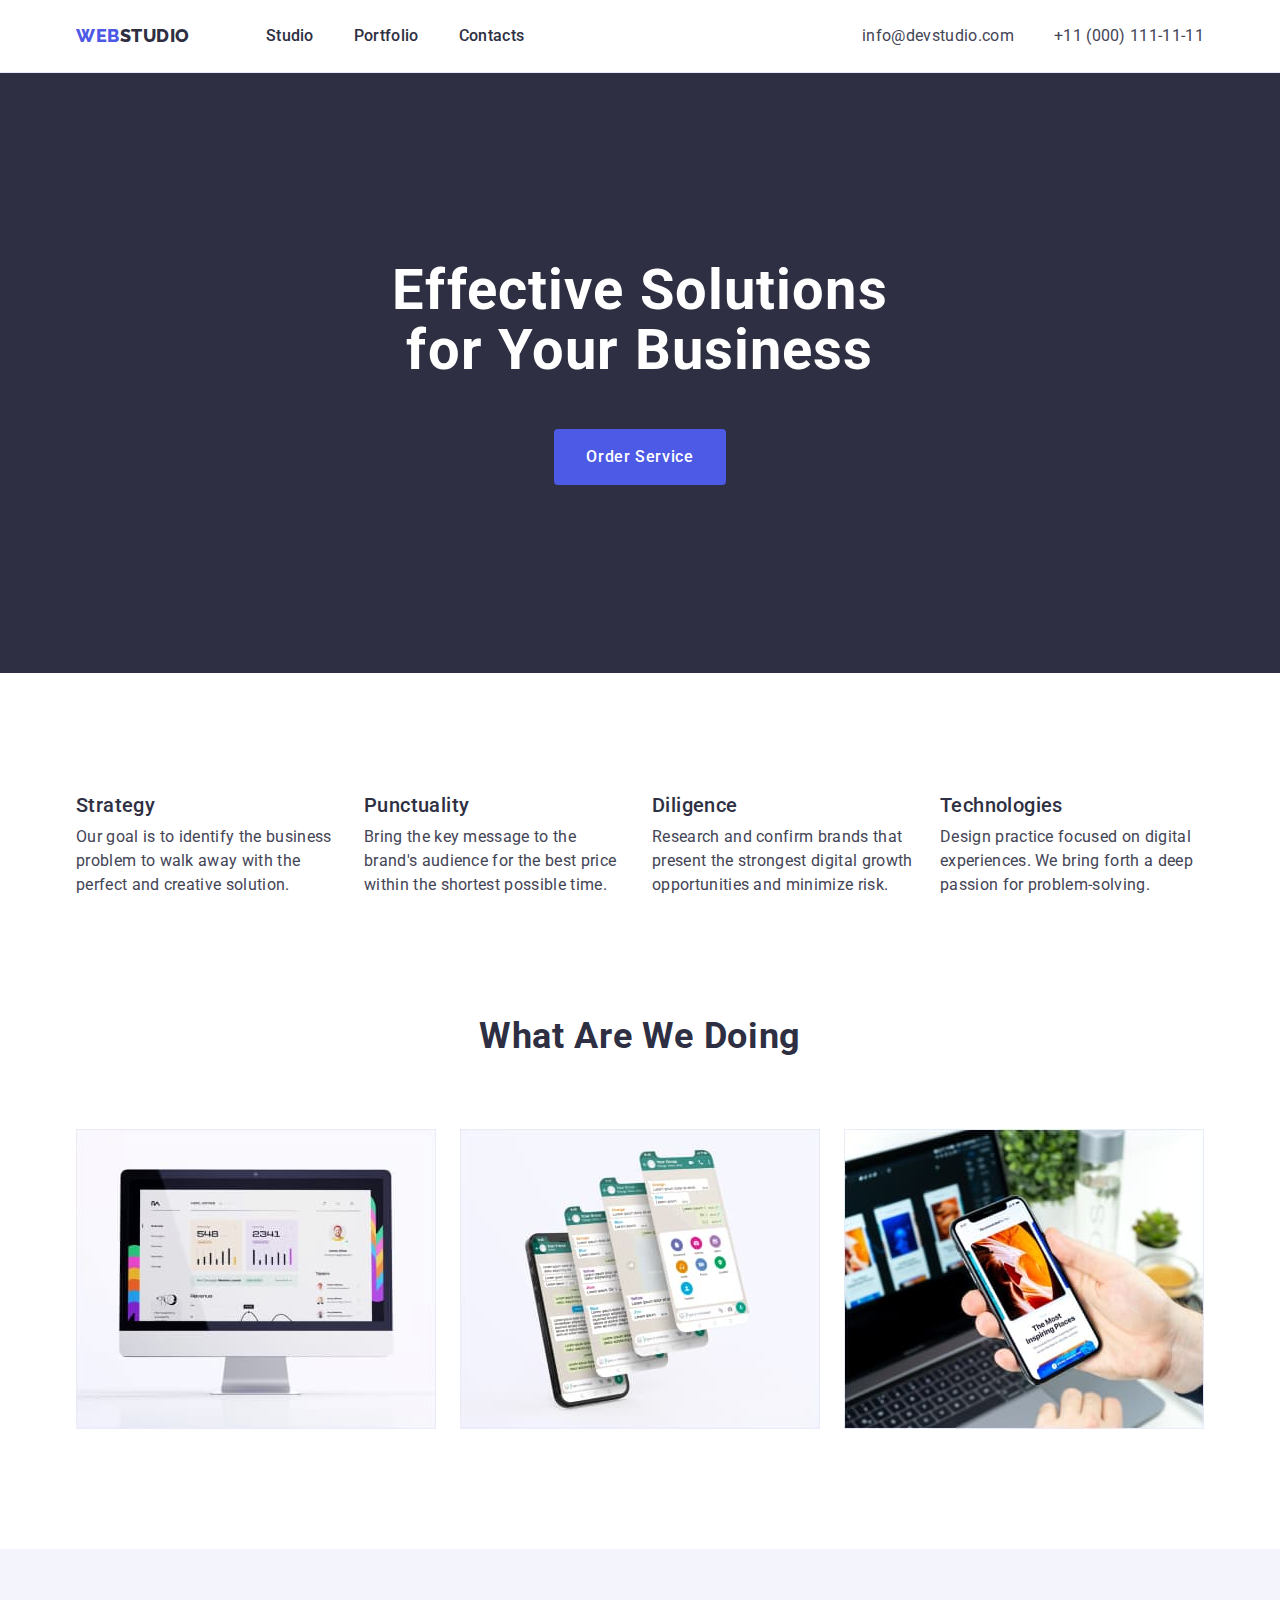
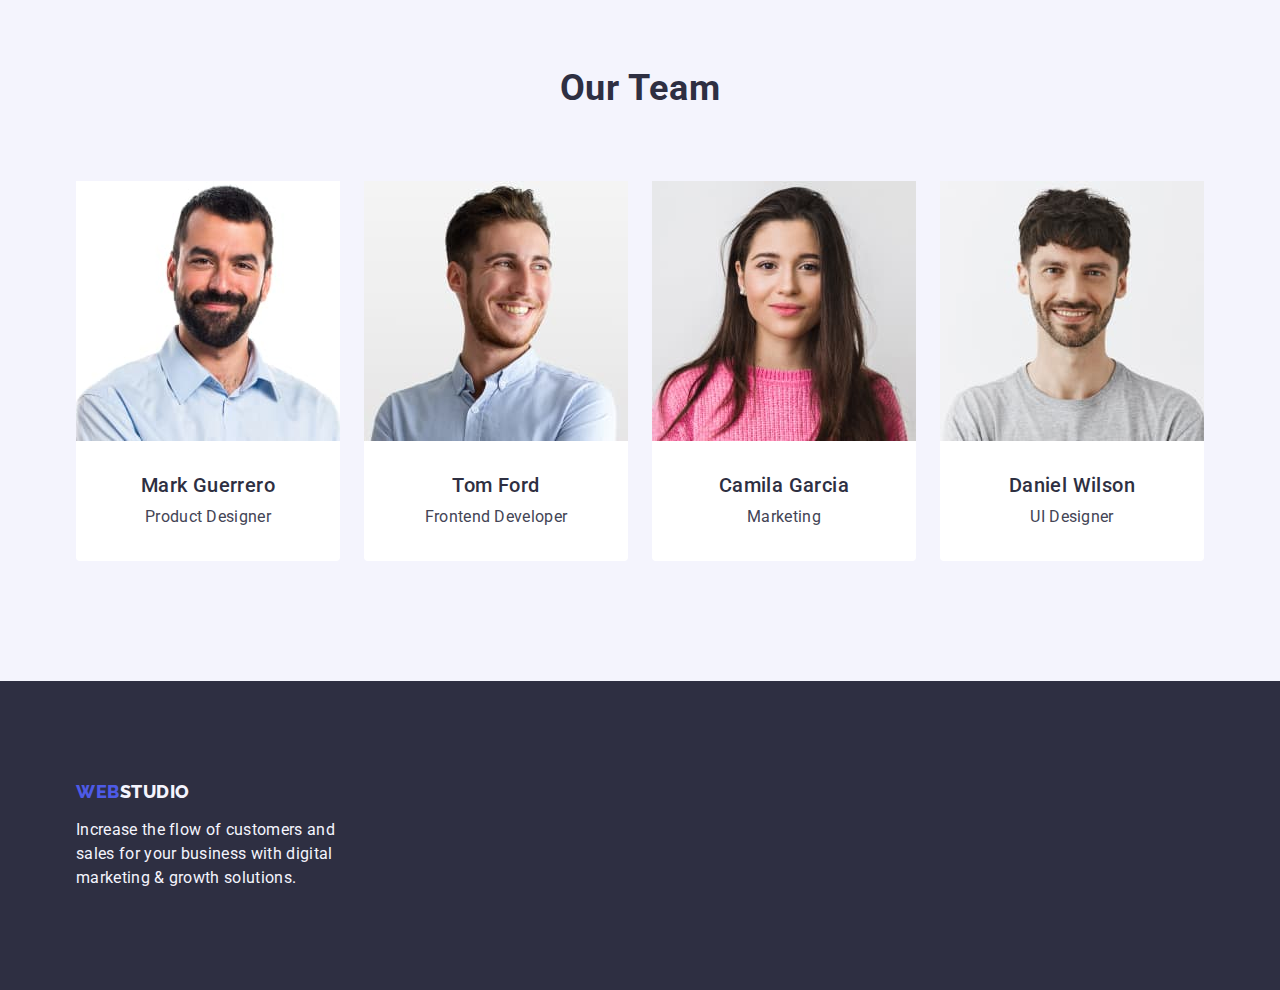
<file: index.html>
<!DOCTYPE html>
<html lang="en">
<head>
    <meta charset="UTF-8">
    <meta http-equiv="X-UA-Compatible" content="IE=edge">
    <meta name="markup-goit-homework-02" content="markup-goit-homework-02">

    <!-- fonts -->
    <link rel="preconnect" href="https://fonts.googleapis.com">
    <link rel="preconnect" href="https://fonts.gstatic.com" crossorigin>
    <link href="https://fonts.googleapis.com/css2?family=Raleway:wght@800&family=Roboto:wght@400;500;700;900&display=swap"
    rel="stylesheet">
    
    <link rel="stylesheet" href="https://cdn.jsdelivr.net/npm/modern-normalize@1.1.0/modern-normalize.min.css">
    <link rel="stylesheet" href="./css/styles.css">   
    <title>Web Studio</title>
</head>
<body>
    <!-- Header -->
    <header class="head">
        <!-- Navigation -->
        <div class="nav-style container">
            <nav class="menu">
                <!-- Logo -->
                <a class="logo link" href="./index.html">Web<span class="logo-accent-color">Studio</span></a>
                <!-- Navigace -->
                <ul class="menu-list list">
                    <li>
                        <a class="list-style link" href="./index.html">Studio</a>
                    </li>
                    <li>
                        <a class="list-style link" href="./portfolio.html">Portfolio</a>
                    </li>
                    <li>
                        <a class="list-style link" href="">Contacts</a>
                    </li>
                </ul>
            </nav>

            <!-- Contacts -->
            <address class="contact-style">
                <ul class="address list">
                    <li>
                        <a class="contact-link link" href="mailto:info@devstudio.com">info@devstudio.com</a>
                    </li>
                    <li>
                        <a class="contact-link link" href="tel:+110001111111">+11 (000) 111-11-11</a>
                    </li>
                </ul>
            </address>
        </div>
        
    </header>
   
    <!-- Main content -->
    <main>
        <!-- h1+button-->
        <section class="main-screen">
            <div class="container">
                <h1 class="title-style">Effective Solutions for Your Business</h1>
                <button class="order-button" type="button">Order Service</button>
            </div>
        </section>


        <!-- Benefits -->
        <section class="benefits-root">
            <div class="container">
                <h2 class="visually-hidden">Empty header</h2>
                <ul class="benefit-list list">
                    <li class="benefit-item">
                        <h3 class="benefits-title">Strategy</h3>
                        <p class="paragraph-style">
                            Our goal is to identify the business problem to walk away with the perfect and creative solution.
                        </p>
                    </li>
                    <li class="benefit-item">
                        <h3 class="benefits-title">Punctuality</h3>
                        <p class="paragraph-style">
                            Bring the key message to the brand's audience for the best price within the shortest possible time.
                        </p>
                    </li>
                    <li class="benefit-item">
                        <h3 class="benefits-title">Diligence</h3>
                        <p class="paragraph-style">
                            Research and confirm brands that present the strongest digital growth opportunities and minimize risk.
                        </p>
                    </li>
                    <li class="benefit-item">
                        <h3 class="benefits-title">Technologies</h3>
                        <p class="paragraph-style">
                            Design practice focused on digital experiences. We bring forth a deep passion for problem-solving.
                        </p>
                    </li>
                </ul>
            </div>
        </section>

        <!-- About us pictures -->
        <section class="list about-us-root">
            <div class="container">
                <h2 class="about-us-style">What are we doing</h2>
                <ul class="image-item list">
                    <li class="sect-3-pic list">
                        <img src="./images/about-us-pics/Rectangle711.jpg" alt="Personal computer" width="360" height="300">
                    </li>
                    <li class="sect-3-pic list">
                        <img src="./images/about-us-pics/img21.jpg" alt="Handy screens" width="360" height="300">
                    </li>
                    <li class="sect-3-pic list">
                        <img src="./images/about-us-pics/img31.jpg" alt="Handy and PC" width="360" height="300">
                    </li>
                </ul>
            </div>
            
        </section>

        <!-- Team -->
        <section class="cloud-bg">
            <div class="container">
                <h2 class="team-style">Our Team</h2>
                    <ul class="team-item list">
                        <li class="member-card">
                            <img src="./images/team/img1.jpg" alt="Team member 1" width="264" height="260">
                            <div class="card-content">
                                <h3 class="title-card">Mark Guerrero</h3>
                                <p class="position-card">Product Designer</p>
                            </div>
                        </li>
                        <li class="member-card">
                            <img src="./images/team/img11.jpg" alt="Team member 2" width="264" height="260">
                            <div class="card-content">
                                <h3 class="title-card">Tom Ford</h3>
                                <p class="position-card">Frontend Developer</p>
                            </div>
                            
                        </li>
                        <li class="member-card">
                            <img src="./images/team/img21.jpg" alt="Team member 3" width="264" height="260">
                            <div class="card-content">
                                <h3 class="title-card">Camila Garcia</h3>
                                <p class="position-card">Marketing</p>
                            </div>
                            
                        </li>
                        <li class="member-card">
                            <img src="./images/team/img31.jpg" alt="Team member 4" width="264" height="260">
                            <div class="card-content">
                                <h3 class="title-card">Daniel Wilson</h3>
                                <p class="position-card">UI Designer</p>
                            </div>
                            
                        </li>
                    </ul>
          </div>
            
        </section>
    </main>

    <!-- Footer -->
    <footer class="footer">
        <div class="container">
            <a class="footer-logo logo link" href="./index.html">Web<span class="footer-accent-color">Studio</span></a>
            <p class="footer-text">Increase the flow of customers and sales for your business with digital marketing & growth
                solutions.</p>
        </div>
    </footer>

</body>
</html>
</file>
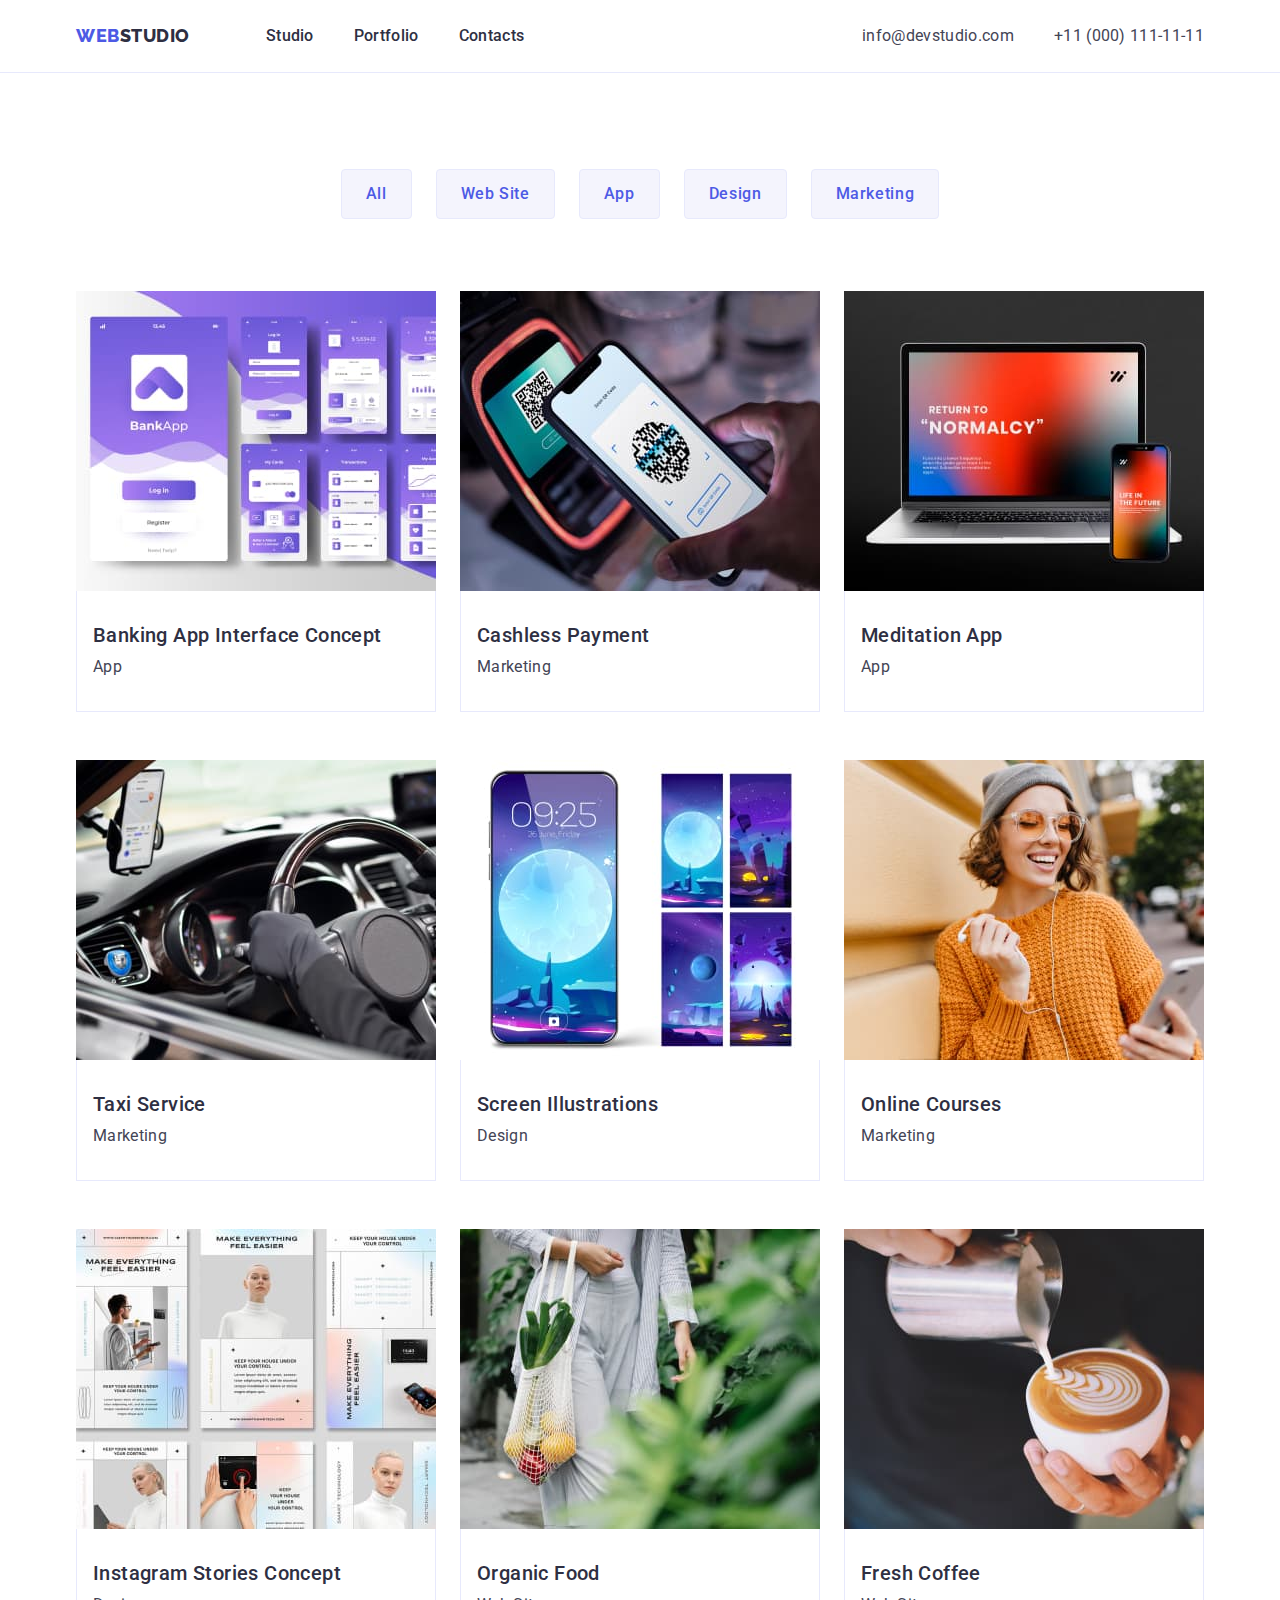
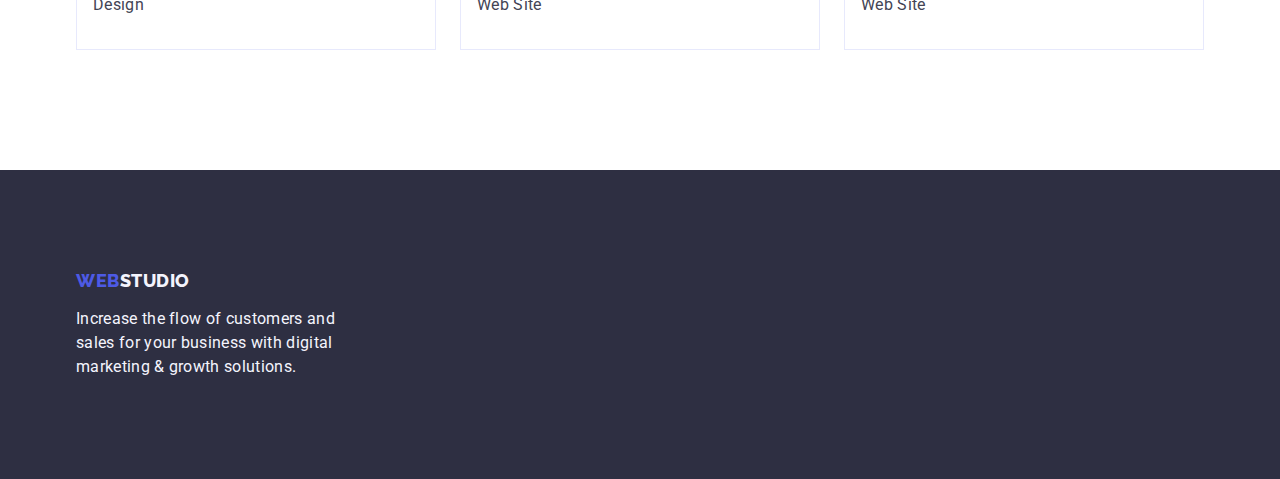
<file: portfolio.html>
<!DOCTYPE html>
<html lang="en">
<head>
    <meta charset="UTF-8">
    <meta http-equiv="X-UA-Compatible" content="IE=edge">
    <meta name="markup-goit-homework-03" content="markup-goit-homework-03">

    <!-- fonts -->
    <link rel="preconnect" href="https://fonts.googleapis.com">
    <link rel="preconnect" href="https://fonts.gstatic.com" crossorigin>
    <link href="https://fonts.googleapis.com/css2?family=Raleway:wght@800&family=Roboto:wght@400;500;700;900&display=swap"
        rel="stylesheet">

    <link rel="stylesheet" href="https://cdn.jsdelivr.net/npm/modern-normalize@1.1.0/modern-normalize.min.css">
    <link rel="stylesheet" href="./css/styles.css">
    <title>Web Studio</title>
</head>
<body>
<!-- Header -->
<header class="head">
    <!-- Navigation -->
    <div class="nav-style container">
        <nav class="menu">
            <!-- Logo -->
            <a class="logo link" href="./index.html">Web<span class="logo-accent-color">Studio</span></a>
            <!-- Navigace -->
            <ul class="menu-list list">
                <li>
                    <a class="list-style link" href="./index.html">Studio</a>
                </li>
                <li>
                    <a class="list-style link" href="./portfolio.html">Portfolio</a>
                </li>
                <li>
                    <a class="list-style link" href="">Contacts</a>
                </li>
            </ul>
        </nav>

        <!-- Contacts -->
        <address class="contact-style">
            <ul class="address list">
                <li>
                    <a class="contact-link link" href="mailto:info@devstudio.com">info@devstudio.com</a>
                </li>
                <li>
                    <a class="contact-link link" href="tel:+110001111111">+11 (000) 111-11-11</a>
                </li>
            </ul>
        </address>
    </div>

</header>
    <main>
        <section class="portfolio-root">
            <div class="container">
                <h1 class="visually-hidden">Empty header</h1>
                <ul class="button-row list">
                    <li>
                        <button class="filter-button-style" type="button">All</button>
                    </li>
                    <li>
                        <button class="filter-button-style" type="button">Web Site</button>
                    </li>
                    <li>
                        <button class="filter-button-style" type="button">App</button>
                    </li>
                    <li>
                        <button class="filter-button-style" type="button">Design</button>
                    </li>
                    <li>
                        <button class="filter-button-style" type="button">Marketing</button>
                    </li>
                </ul>
                
                <ul class="portfolio-list list">
                    <li class="portfolio-item">
                        <a class="link" href="">
                            <img src="./images/img/projectcard1.jpg" alt="progect-card-1" width="360" height="300">
                            <div class="project-card-content">
                                <h2 class="project-card-header">Banking App Interface Concept</h2>
                                <p class="project-card-other">App</p>
                            </div>
                            
                        </a>
                    </li>
                    <li class="portfolio-item">
                        <a class="link" href="">
                            <img src="./images/img/projectcard2.jpg" alt="progect-card-2" width="360" height="300">
                            <div class="project-card-content">
                                <h2 class="project-card-header">Cashless Payment</h2>
                                <p class="project-card-other">Marketing</p>
                            </div>
                            
                        </a>
                    </li>
                    <li class="portfolio-item">
                        <a class="link" href="">
                            <img src="./images/img/projectcard3.jpg" alt="progect-card-3" width="360" height="300">
                            <div class="project-card-content">
                                <h2 class="project-card-header">Meditation App</h2>
                                <p class="project-card-other">App</p>
                            </div>
                            
                        </a>
                    </li>
                    <li class="portfolio-item">
                        <a class="link" href="">
                            <img src="./images/img/projectcard4.jpg" alt="progect-card-4" width="360" height="300">
                            <div class="project-card-content">
                                <h2 class="project-card-header">Taxi Service</h2>
                                <p class="project-card-other">Marketing</p>
                            </div>
                            
                        </a>
                    </li>
                    <li class="portfolio-item">
                        <a class="link" href="">
                            <img src="./images/img/projectcard5.jpg" alt="progect-card-5" width="360" height="300">
                            <div class="project-card-content">
                                <h2 class="project-card-header">Screen Illustrations</h2>
                                <p class="project-card-other">Design</p>
                            </div>
                            
                        </a>
                    </li>
                    <li class="portfolio-item">
                        <a class="link" href="">
                            <img src="./images/img/projectcard6.jpg" alt="progect-card-6" width="360" height="300">
                            <div class="project-card-content">
                                <h2 class="project-card-header">Online Courses</h2>
                                <p class="project-card-other">Marketing</p>
                            </div>
                            
                        </a>
                    </li>
                    <li class="portfolio-item">
                        <a class="link" href="">
                            <img src="./images/img/projectcard7.jpg" alt="progect-card-7" width="360" height="300">
                            <div class="project-card-content">
                                <h2 class="project-card-header">Instagram Stories Concept</h2>
                                <p class="project-card-other">Design</p>
                            </div>
                            
                        </a>
                    </li>
                    <li class="portfolio-item">
                        <a class="link" href="">
                            <img src="./images/img/projectcard8.jpg" alt="progect-card-8" width="360" height="300">
                            <div class="project-card-content">
                                <h2 class="project-card-header">Organic Food</h2>
                                <p class="project-card-other">Web Site</p>
                            </div>
                            
                        </a>
                    </li>
                    <li class="portfolio-item">
                        <a class="link" href="">
                            <img src="./images/img/projectcard9.jpg" alt="progect-card-9" width="360" height="300">
                            <div class="project-card-content">
                                <h2 class="project-card-header">Fresh Coffee</h2>
                                <p class="project-card-other">Web Site</p>
                            </div>
                            
                        </a>
                    </li>
                </ul>
            </div>
        </section>
    </main>

    <!-- Footer -->
    <footer class="footer">
        <div class="container">
            <a class="footer-logo logo link" href="./index.html">Web<span class="footer-accent-color">Studio</span></a>
            <p class="footer-text">Increase the flow of customers and sales for your business with digital marketing &
                growth
                solutions.</p>
        </div>
    </footer>
    
</body>
</html>
</file>
<file: css/styles.css>
:root{
    --primary-font: 'Roboto', sans-serif;
    --secondary-font: "Raleway", sans-serif;
}

body{
    font-family: var(--primary-font);
    color: #434455;
    background-color: #FFFFFF;   
}

p, h1, h2, h3, h4, h5, h6{
    margin-top: 0;
    margin-bottom: 0;
}

ul, ol{
    margin-top: 0;
    margin-bottom: 0;
    padding-left: 0;
}

img{
    display: block;
}

.logo{
    font-family: var(--secondary-font);
    font-weight: 800;
    font-size: 18px;
    line-height: 1.17;
    letter-spacing: 0.03em;
    text-transform: uppercase;
    color: #4D5AE5;
    margin-right: 76px; 
    }

.logo-accent-color{
    color: #2e2f42
}

.link{
    text-decoration: none;
}

.link:focus,
.link:hover{
    color: #404bbf;
}

.visually-hidden {
    position: absolute;
    width: 1px;
    height: 1px;
    margin: -1px;
    border: 0;
    padding: 0;
    white-space: nowrap;
    clip-path: inset(100%);
    clip: rect(0 0 0 0);
    overflow: hidden;
}


/* Navigation */
.head{
    border-bottom: 1px solid #e7e9fc;
}

.nav-style{
    display: flex;
    justify-content: space-between;
    height: 72px;
}

.container{
    max-width: 1158px;
    margin: 0 auto;
    padding: 0 15px;
}

.menu{
    display: flex;
    align-items: center;
}

.menu-list{
    display: flex;
    gap: 40px;
    /* padding-left: 76px; */
}

.list{
    list-style: none;
}

.list-style{
    font-weight: 500;
    font-size: 16px;
    line-height: 1.5;
    letter-spacing: 0.02em;
    color: #2e2f42;
    padding: 24px 0;  
}

.list-style:hover,
.list-style:focus{
    text-decoration: none;
}


/* Contact */
.contact-style{
    display: flex;
    align-items: center;
    font-style: normal;
    flex-direction: row;
}

.address{
    display: flex;
    align-items: center;
    gap: 40px;
    
}

.contact-link{
    font-size: 16px;
    line-height: 1.5;
    letter-spacing: 0.02em;
    color: #434455;
    
}

/* Main content */
/* Title h1 */
.main-screen{
    background-color: #2E2F42;
    /* max-width: 1440px; */
    height: 600px;
    padding: 188px 0;
}
.title-style{
    font-size: 56px;
    letter-spacing: 0.02em;
    line-height: 1.07;
    color: #ffffff;
    text-align: center;
    max-width: 496px;
    margin: 0 auto;
    margin-bottom: 48px;
}

.order-button{
    font-family: var(--primary-font);
    font-weight: 500;
    font-size: 16px;
    line-height: 1.5;
    letter-spacing: 0.04em;
    color: #FFFFFF;
    background-color: #4D5AE5;
    cursor: pointer;
    display: block;
    min-width: 169px;
    border: none;
    padding: 16px 32px;
    gap: 10px;
    border-radius: 4px;
    margin: 0 auto;
    }

.order-button:hover,
.order-button:focus{
    background-color: #404BBF;
}

/* Benefits */

.benefits-root{
    padding: 120px 0;
}


.benefits-title{
    font-weight: 500;
    font-size: 20px;
    letter-spacing: 0.02em;
    line-height: 1.2;
    color: #2e2f42;
    margin-bottom: 8px;
}
.benefit-list{
    display: flex;
    gap: 24px;
    padding-left: 0;
}
.benefit-item{
    width: calc((100% - 72px) / 4);
}


.paragraph-style{
    font-size: 16px;
    line-height: 1.5;
    letter-spacing: 0.02em;
    }

/* About us */
.about-us-style{
    font-size: 36px;
    text-align: center;
    line-height: 1.11;
    letter-spacing: 0.02em;
    color: #2e2f42;
    text-transform: capitalize;
    margin-top: 0;
    margin-bottom: 72px;
}

.team-item{
    display: flex;
    gap: 24px;
    /* padding-bottom: 120px; */
    padding-left: 0;
}

.image-item{
    display: flex;
    gap: 24px;
    padding-left: 0;
    /* padding-bottom: 120px; */
    margin: 0;
}

.member-card{
    background-color: #FFFFFF;
    border-radius: 0px 0px 4px 4px;
    
}
.card-content {
    padding: 32px 16px; 
}

.sect-pic{
    width: calc((100% - 48px) / 3);
}

.about-us-root{
    padding-bottom: 120px;
}

.title-card{
    font-size: 20px;
    font-weight: 500;
    line-height: 1.2;
    letter-spacing: 0.02em;
    color: #2e2f42;
    text-align: center;
    /* padding-top: 32px; */
    margin-bottom: 8px;
    margin-top:0;
}

.position-card{
    font-size: 16px;
    line-height: 1.5;
    letter-spacing: 0.02em;
    text-align: center;
    padding: 0px;
}


/*--- Team --- */
.team-style{
    font-size: 36px;
    text-align: center;
    line-height: 1.11;
    letter-spacing: 0.02em;
    color: #2e2f42;
    text-transform: capitalize;
    margin-bottom: 72px;
}

.cloud-bg{
    background-color: #F4F4FD;
    padding: 120px 0;
}

.member-card{
    width: calc((100% - 72px) / 4);

}

.filter-button-style{
    font-family: var(--primary-font);
    font-weight: 500;
    font-size: 16px;
    line-height: 1.5;
    letter-spacing: 0.04em;
    text-align: center;
    color: #4D5AE5;
    border: 1px solid #E7E9FC;
    background-color: #F4F4FD;
    cursor: pointer;
    padding: 12px 24px 12px;
    border-radius: 4px;
}

.filter-button-style:hover, 
.filter-button-style:focus{
    color: #FFFFFF;
    background-color: #404BBF;
    border: 1px solid transparent;
}

.project-card-header{
    font-size: 20px;
    font-weight: 500;
    line-height: 1.2;
    letter-spacing: 0.02em;
    color: #2e2f42;
    margin-bottom: 8px;
}

.project-card-other{
    font-size: 16px;
    line-height: 1.5;
    letter-spacing: 0.02em;
    color: #434455;
    margin-top: 0;
}


/* !!!!!! PORTFOLIO !!!!!!! */

.portfolio-root{
    padding: 96px 0 120px 0;
}

.button-row{
    display: flex;
    justify-content: center;
    gap: 24px;
    margin-bottom: 72px;
    padding-left: 0;
}

.portfolio-list{
    display: flex;
    flex-wrap: wrap;
    column-gap: 24px;
    row-gap: 48px;
    padding-left: 0;
}

.portfolio-item{
    width: calc((100% - 48px) / 3);
}

.project-card-content{
    padding: 32px 16px;
    border: 1px solid #e7e9fc;
    border-top: none;
    margin-bottom: 0;
}

.footer {
    color: #F4F4FD;
    background-color: #2E2F42;
    padding: 100px 0; 

}

.footer-accent-color{
    color: #f4f4fd;
}

.footer-logo{
    display: inline-block;
    margin-bottom: 16px;
    font-weight: 800;
    font-size: 18px;
    line-height: 1.17;
    letter-spacing: 0.03em;
    text-transform: uppercase;
    color: #4D5AE5;
    
}

.footer-text{
    line-height: 1.5;
    letter-spacing: 0.02em;
    max-width: 264px;
}
</file>
